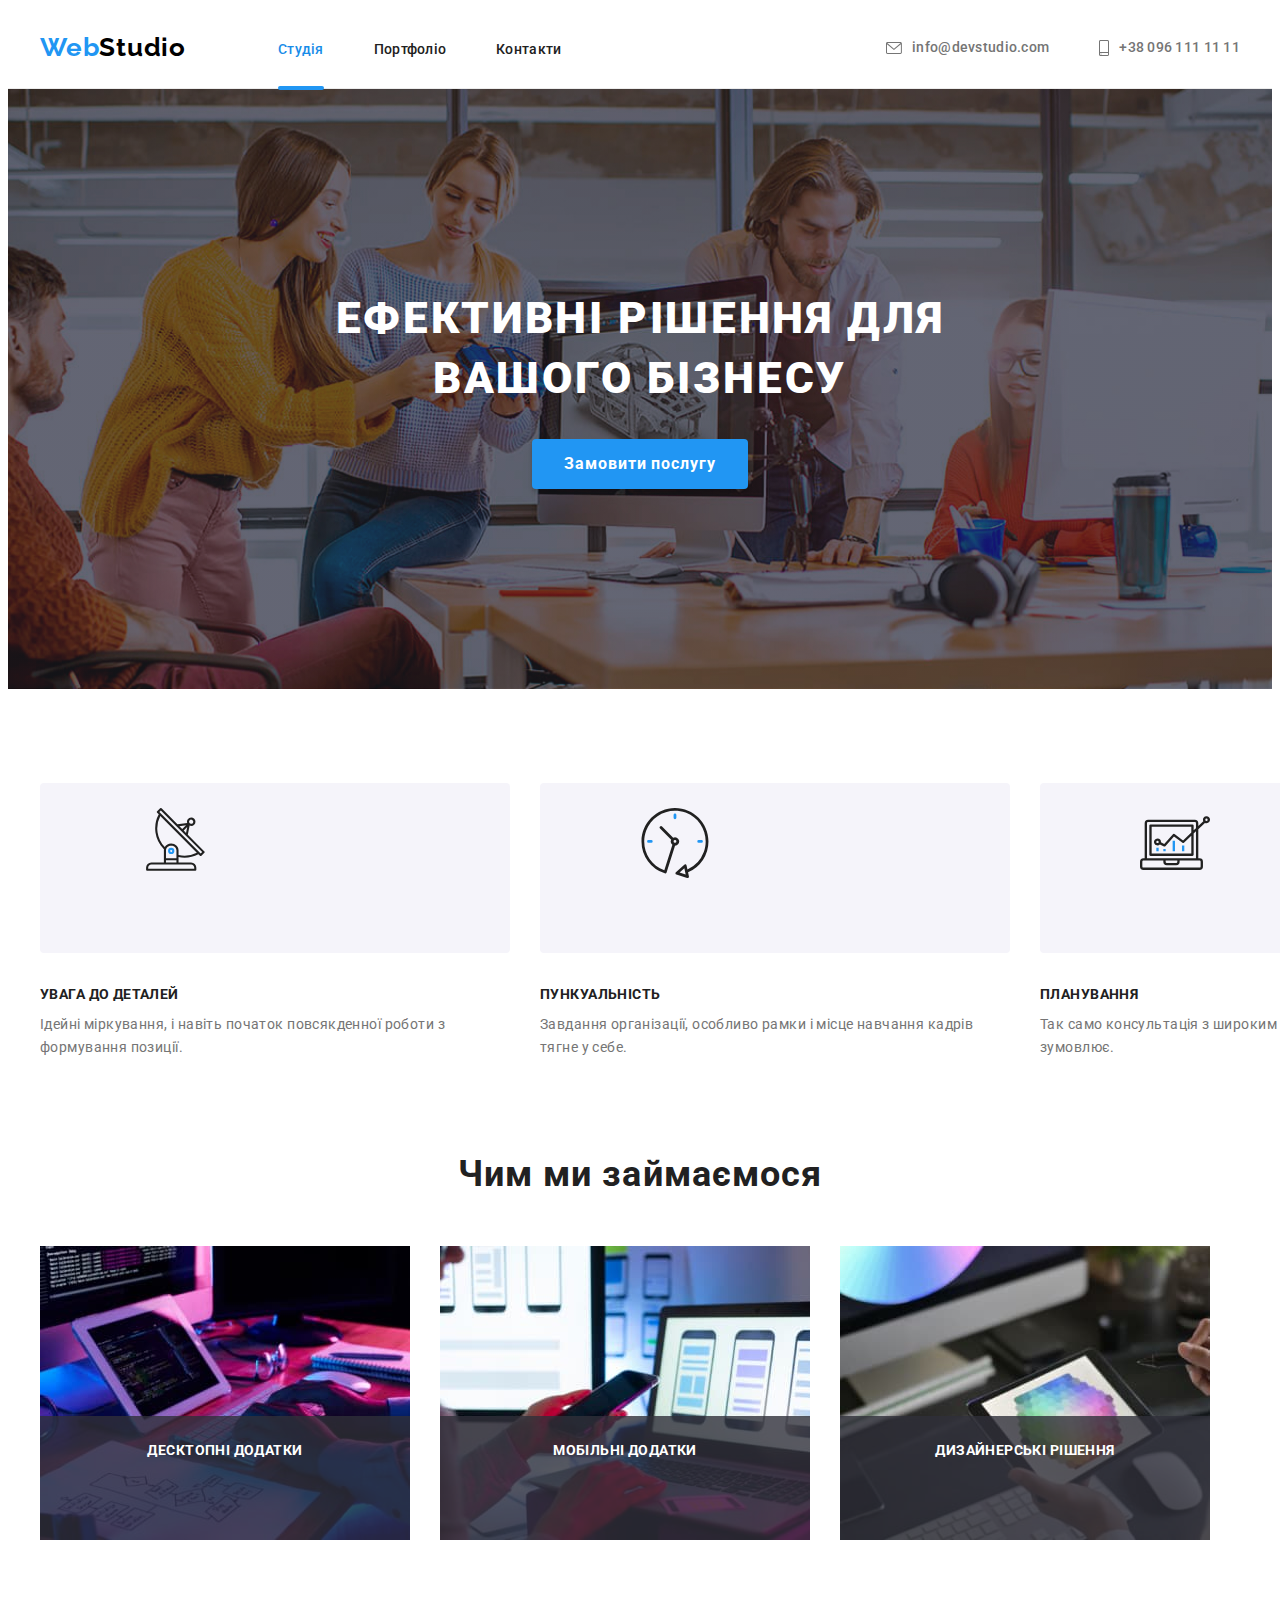
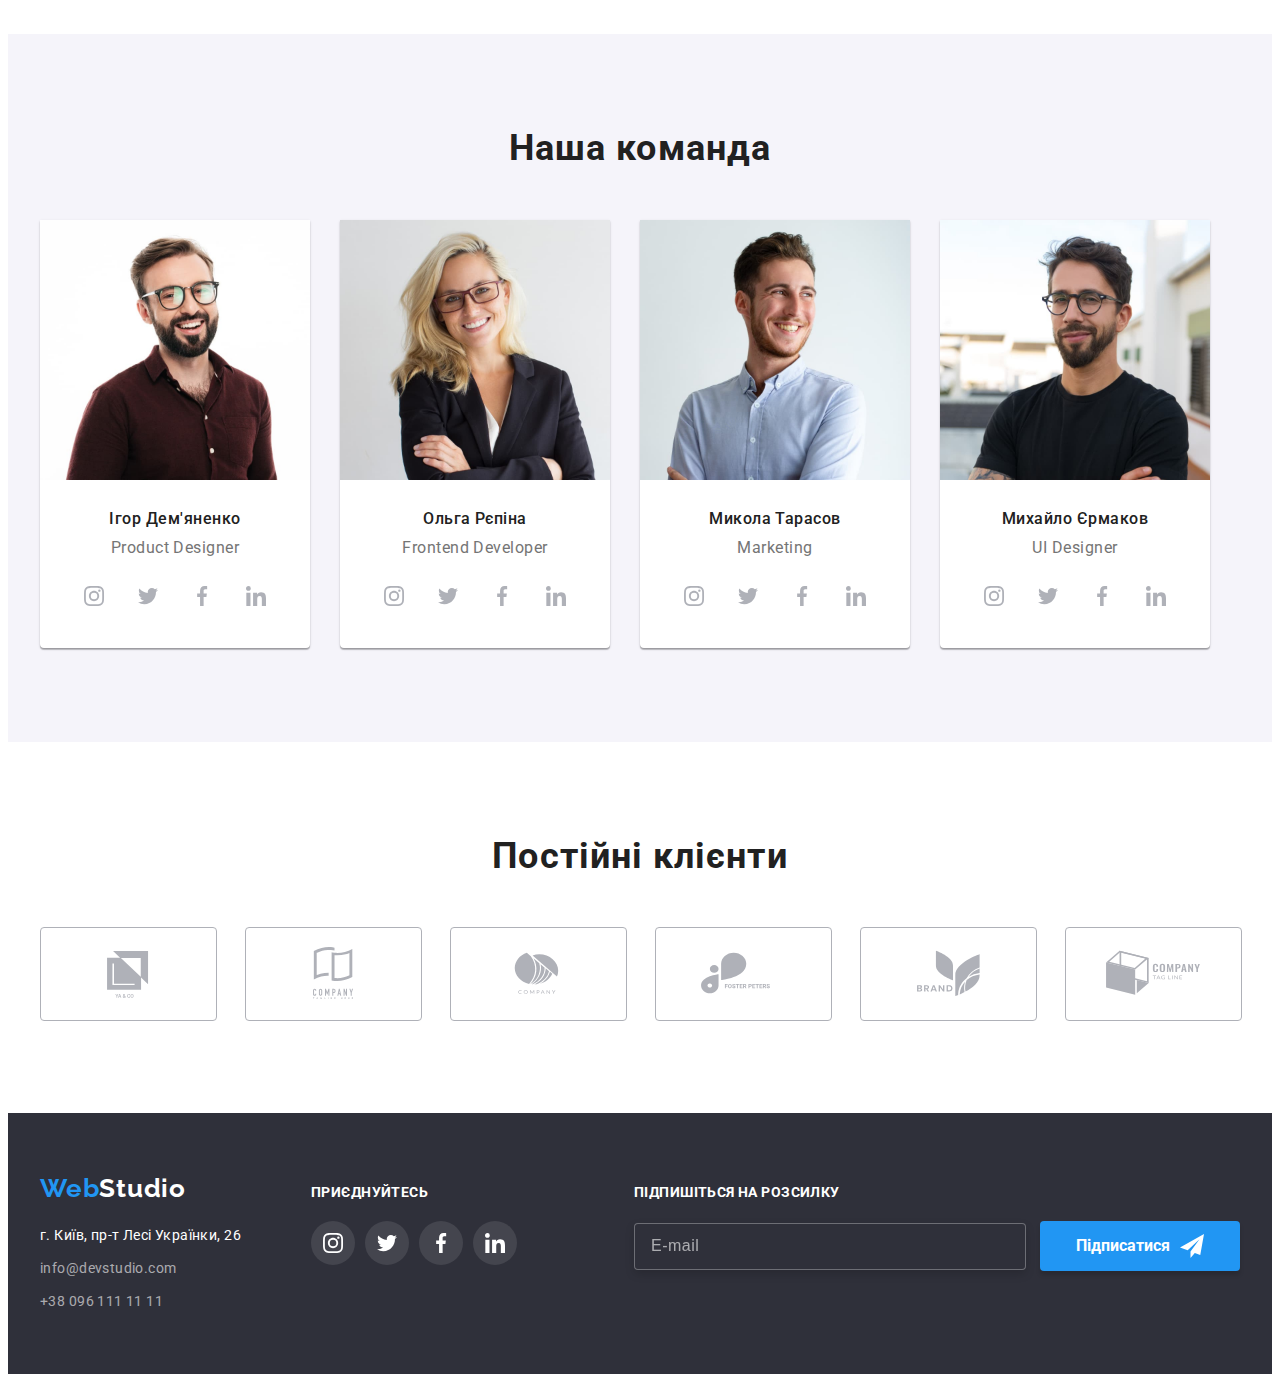
<file: index.html>
<!DOCTYPE html>
<html lang="uk">
  <head>
    <meta charset="UTF-8" />
    <meta http-equiv="X-UA-Compatible" content="IE=edge" />
    <meta name="viewport" content="width=device-width, initial-scale=1.0" />
    <link rel="preconnect" href="https://fonts.googleapis.com" />
    <link rel="preconnect" href="https://fonts.gstatic.com" crossorigin />
    <link
      href="https://fonts.googleapis.com/css2?family=Raleway:wght@700&family=Roboto:wght@400;500;700;900&display=swap"
      rel="stylesheet"
    />
    <link
      rel="stylesheet"
      href="https://cdnjs.cloudflare.com/ajax/libs/modern-normalize/1.1.0/modern-normalize.min.css"
      integrity="sha512-wpPYUAdjBVSE4KJnH1VR1HeZfpl1ub8YT/NKx4PuQ5NmX2tKuGu6U/JRp5y+Y8XG2tV+wKQpNHVUX03MfMFn9Q=="
      crossorigin="anonymous"
      referrerpolicy="no-referrer"
    />
    <link rel="stylesheet" href="./css/main.min.css" />
    <title>Студія</title>
  </head>

  <body>
    <header class="header">
      <div class="container header__container">
        <nav class="navigation">
          <a class="logo navigation-logo link" href="./index.html" lang="en"
            >Web<span class="logo header__logo">Studio</span></a
          >
          <ul class="menu list">
            <li class="menu__item">
              <a class="menu__link link current" href="./index.html">Студія</a>
            </li>
            <li class="menu__item">
              <a class="menu__link link" href="./portfolio.html">Портфоліо</a>
            </li>
            <li class="menu__item">
              <a class="menu__link link" href="#">Контакти</a>
            </li>
          </ul>
        </nav>
        <ul class="second-menu header__second-menu list">
          <li class="second-menu__item">
            <a class="second-menu__mail link" href="mailto:info@devstudio.com"
              ><svg class="second-menu__icon" width="16" height="12">
                <use href="./images/icons.svg#icon-envelope"></use>
              </svg>
              info@devstudio.com</a
            >
          </li>
          <li class="second-menu__item">
            <a
              class="second-menu__tel second-menu__link--left link"
              href="tel:+380961111111"
              ><svg class="second-menu__icon" width="10" height="16">
                <use href="./images/icons.svg#icon-smartphone"></use>
              </svg>
              +38 096 111 11 11</a
            >
          </li>
        </ul>
      </div>
    </header>
    <main>
      <section class="hero hero__background">
        <div class="container">
          <h1 class="hero__title">Ефективні рішення для вашого бізнесу</h1>
          <button class="btn hero__btn" data-modal-open type="button">
            Замовити послугу
          </button>
        </div>
      </section>
      <section class="benefits section">
        <div class="container">
          <h2 class="visually-hidden">Наші переваги</h2>
          <ul class="features-list list">
            <li class="features-list__item">
              <svg class="features-list__icon">
                <use
                  href="./images/icons.svg#icon-antenna"
                  width="70"
                  height="70"
                ></use>
              </svg>
              <h3 class="features-list__subtitle">Увага до деталей</h3>
              <p class="features-list__text">
                Ідейні міркування, і навіть початок повсякденної роботи з
                формування позиції.
              </p>
            </li>
            <li class="features-list__item">
              <svg class="features-list__icon">
                <use
                  href="./images/icons.svg#icon-clock"
                  width="70"
                  height="70"
                ></use>
              </svg>
              <h3 class="features-list__subtitle">Пункуальність</h3>
              <p class="features-list__text">
                Завдання організації, особливо рамки і місце навчання кадрів
                тягне у себе.
              </p>
            </li>
            <li class="features-list__item">
              <svg class="features-list__icon">
                <use
                  href="./images/icons.svg#icon-diagram"
                  width="70"
                  height="70"
                ></use>
              </svg>
              <h3 class="features-list__subtitle">Планування</h3>
              <p class="features-list__text">
                Так само консультація з широким активом значною мірою зумовлює.
              </p>
            </li>
            <li class="features-list__item">
              <svg class="features-list__icon">
                <use
                  href="./images/icons.svg#icon-astronaut"
                  width="70"
                  height="70"
                ></use>
              </svg>
              <h3 class="features-list__subtitle">Сучасні технології</h3>
              <p class="features-list__text">
                Значимість цих проблем настільки очевидна, що реалізація
                планових завдань.
              </p>
            </li>
          </ul>
        </div>
      </section>
      <section class="work section">
        <div class="container">
          <h2 class="work__title">Чим ми займаємося</h2>
          <ul class="picture-list list">
            <li class="picture-list__item">
              <div class="thumb">
                <img
                  src="./images/works-1.jpg"
                  alt="Мобільний гаджет"
                  width="370"
                />
                <p class="thumb__text">Десктопні додатки</p>
              </div>
            </li>
            <li class="picture-list__item">
              <div class="thumb">
                <img
                  src="./images/works-2.jpg"
                  alt="Мобільний гаджет"
                  width="370"
                />
                <p class="thumb__text">Мобільні додатки</p>
              </div>
            </li>
            <li class="picture-list__item">
              <div class="thumb">
                <img
                  src="./images/works-3.jpg"
                  alt="Мобільний гаджет"
                  width="370"
                />
                <p class="thumb__text">Дизайнерські рішення</p>
              </div>
            </li>
          </ul>
        </div>
      </section>
      <section class="command section">
        <div class="container">
          <h2 class="command-title">Наша команда</h2>
          <ul class="command-list list">
            <li class="command-item">
              <img src="./images/img-team-1.jpg" alt="Портрет" width="270" />
              <h3 class="command-subtitle">Ігор Дем'яненко</h3>
              <p class="command-text" lang="en">Product Designer</p>
              <div class="command-content">
                <ul class="command-soc-list list">
                  <li class="command-soc-item">
                    <a class="command-soc-link" href="#">
                      <svg class="command-soc-icon" wigth="20" height="20">
                        <use href="./images/icons.svg#icon-instagram"></use>
                      </svg>
                    </a>
                  </li>
                  <li class="command-soc-item">
                    <a class="command-soc-link" href="#">
                      <svg class="command-soc-icon" wigth="20" height="20">
                        <use href="./images/icons.svg#icon-twitter"></use>
                      </svg>
                    </a>
                  </li>
                  <li class="command-soc-item">
                    <a class="command-soc-link" href="#">
                      <svg class="command-soc-icon" wigth="20" height="20">
                        <use href="./images/icons.svg#icon-facebook"></use>
                      </svg>
                    </a>
                  </li>
                  <li class="command-soc-item">
                    <a class="command-soc-link" href="#">
                      <svg class="command-soc-icon" wigth="20" height="20">
                        <use href="./images/icons.svg#icon-linkedin"></use>
                      </svg>
                    </a>
                  </li>
                </ul>
              </div>
            </li>
            <li class="command-item">
              <img src="./images/img-team-2.jpg" alt="Портрет" width="270" />
              <h3 class="command-subtitle">Ольга Рєпіна</h3>
              <p class="command-text" lang="en">Frontend Developer</p>
              <div class="command-content">
                <ul class="command-soc-list list">
                  <li class="command-soc-item">
                    <a class="command-soc-link" href="#">
                      <svg class="command-soc-icon" wigth="20" height="20">
                        <use href="./images/icons.svg#icon-instagram"></use>
                      </svg>
                    </a>
                  </li>
                  <li class="command-soc-item">
                    <a class="command-soc-link" href="#">
                      <svg class="command-soc-icon" wigth="20" height="20">
                        <use href="./images/icons.svg#icon-twitter"></use>
                      </svg>
                    </a>
                  </li>
                  <li class="command-soc-item">
                    <a class="command-soc-link" href="#">
                      <svg class="command-soc-icon" wigth="20" height="20">
                        <use href="./images/icons.svg#icon-facebook"></use>
                      </svg>
                    </a>
                  </li>
                  <li class="command-soc-item">
                    <a class="command-soc-link" href="#">
                      <svg class="command-soc-icon" wigth="20" height="20">
                        <use href="./images/icons.svg#icon-linkedin"></use>
                      </svg>
                    </a>
                  </li>
                </ul>
              </div>
            </li>
            <li class="command-item">
              <img src="./images/img-team-3.jpg" alt="Портрет" width="270" />
              <h3 class="command-subtitle">Микола Тарасов</h3>
              <p class="command-text" lang="en">Marketing</p>
              <div class="command-content">
                <ul class="command-soc-list list">
                  <li class="command-soc-item">
                    <a class="command-soc-link" href="#">
                      <svg class="command-soc-icon" wigth="20" height="20">
                        <use href="./images/icons.svg#icon-instagram"></use>
                      </svg>
                    </a>
                  </li>
                  <li class="command-soc-item">
                    <a class="command-soc-link" href="#">
                      <svg class="command-soc-icon" wigth="20" height="20">
                        <use href="./images/icons.svg#icon-twitter"></use>
                      </svg>
                    </a>
                  </li>
                  <li class="command-soc-item">
                    <a class="command-soc-link" href="#">
                      <svg class="command-soc-icon" wigth="20" height="20">
                        <use href="./images/icons.svg#icon-facebook"></use>
                      </svg>
                    </a>
                  </li>
                  <li class="command-soc-item">
                    <a class="command-soc-link" href="#">
                      <svg class="command-soc-icon" wigth="20" height="20">
                        <use href="./images/icons.svg#icon-linkedin"></use>
                      </svg>
                    </a>
                  </li>
                </ul>
              </div>
            </li>
            <li class="command-item">
              <img src="./images/img-team-4.jpg" alt="Портрет" width="270" />
              <h3 class="command-subtitle">Михайло Єрмаков</h3>
              <p class="command-text" lang="en">UI Designer</p>
              <div class="command-content">
                <ul class="command-soc-list list">
                  <li class="command-soc-item">
                    <a class="command-soc-link" href="#">
                      <svg class="command-soc-icon" wigth="20" height="20">
                        <use href="./images/icons.svg#icon-instagram"></use>
                      </svg>
                    </a>
                  </li>
                  <li class="command-soc-item">
                    <a class="command-soc-link" href="#">
                      <svg class="command-soc-icon" wigth="20" height="20">
                        <use href="./images/icons.svg#icon-twitter"></use>
                      </svg>
                    </a>
                  </li>
                  <li class="command-soc-item">
                    <a class="command-soc-link" href="#">
                      <svg class="command-soc-icon" wigth="20" height="20">
                        <use href="./images/icons.svg#icon-facebook"></use>
                      </svg>
                    </a>
                  </li>
                  <li class="command-soc-item">
                    <a class="command-soc-link" href="#">
                      <svg class="command-soc-icon" wigth="20" height="20">
                        <use href="./images/icons.svg#icon-linkedin"></use>
                      </svg>
                    </a>
                  </li>
                </ul>
              </div>
            </li>
          </ul>
        </div>
      </section>
      <section class="customers section">
        <div class="container customers-content">
          <h2 class="customers-title">Постійні клієнти</h2>
          <ul class="customers-list list">
            <li class="customers-item">
              <a class="customer-link" href="#"
                ><svg class="customer-icon" wigth="106" height="60">
                  <use href="./images/icons.svg#icon-Logo-1"></use>
                </svg>
              </a>
            </li>
            <li class="customers-item">
              <a class="customer-link" href="#"
                ><svg class="customer-icon" wigth="106" height="60">
                  <use href="./images/icons.svg#icon-Logo-2"></use>
                </svg>
              </a>
            </li>
            <li class="customers-item">
              <a class="customer-link" href="#"
                ><svg class="customer-icon" wigth="106" height="60">
                  <use href="./images/icons.svg#icon-Logo-3"></use>
                </svg>
              </a>
            </li>
            <li class="customers-item">
              <a class="customer-link" href="#"
                ><svg class="customer-icon" wigth="106" height="60">
                  <use href="./images/icons.svg#icon-Logo-4"></use>
                </svg>
              </a>
            </li>
            <li class="customers-item">
              <a class="customer-link" href="#"
                ><svg class="customer-icon" wigth="106" height="60">
                  <use href="./images/icons.svg#icon-Logo-5"></use>
                </svg>
              </a>
            </li>
            <li class="customers-item">
              <a class="customer-link" href="#"
                ><svg class="customer-icon" wigth="106" height="60">
                  <use href="./images/icons.svg#icon-Logo-6"></use>
                </svg>
              </a>
            </li>
          </ul>
        </div>
      </section>
    </main>
    <footer class="footer">
      <div class="container footer-container">
        <div class="footer-block">
          <a class="footer-logo link" href="./index.html" lang="en"
            >Web<span class="logo-footer-text">Studio</span></a
          >
          <address class="adress">
            <ul class="adress-list list">
              <li class="adress-item">
                <a
                  class="adress-link link"
                  href="https://goo.gl/maps/CPtrU1FHBa2aNyZL9"
                  target="_blank"
                  rel="noopener noreferrer nofollow"
                  >г. Київ, пр-т Лесі Українки, 26</a
                >
              </li>
              <li class="adress-item">
                <a class="footer-mail link" href="mailto:info@devstudio.com"
                  >info@devstudio.com</a
                >
              </li>
              <li class="adress-item">
                <a class="footer-tel link" href="tel:+380961111111"
                  >+38 096 111 11 11</a
                >
              </li>
            </ul>
          </address>
        </div>
        <div class="footer-content">
          <p class="footer-content-text">приєднуйтесь</p>
          <ul class="footer-content-list list">
            <li class="footer-content-item">
              <a class="footer-soc-link" href="#">
                <svg class="footer-soc-icon" wigth="20" height="20">
                  <use href="./images/icons.svg#icon-instagram"></use>
                </svg>
              </a>
            </li>
            <li class="footer-content-item">
              <a class="footer-soc-link" href="#">
                <svg class="footer-soc-icon" wigth="20" height="20">
                  <use href="./images/icons.svg#icon-twitter"></use>
                </svg>
              </a>
            </li>
            <li class="footer-content-item">
              <a class="footer-soc-link" href="#">
                <svg class="footer-soc-icon" wigth="20" height="20">
                  <use href="./images/icons.svg#icon-facebook"></use>
                </svg>
              </a>
            </li>
            <li class="footer-content-item">
              <a class="footer-soc-link" href="#">
                <svg class="footer-soc-icon" wigth="20" height="20">
                  <use href="./images/icons.svg#icon-linkedin"></use>
                </svg>
              </a>
            </li>
          </ul>
        </div>
        <div class="footer-mail-container">
          <form name="footer-mail-form" autocomplete="off">
            <label class="footer-mail-label" for="mail"
              ><span class="footer-mail-text"
                >Підпишіться на розсилку</span
              ></label
            >
            <input
              class="footer-mail-input"
              type="email"
              name="email"
              id="mail"
              placeholder="E-mail"
            />
            <button class="botton-mail" type="submit">
              Підписатися<svg class="mail-icon" width="24" height="24">
                <use href="./images/icons.svg#icon-icon-send"></use>
              </svg>
            </button>
          </form>
        </div>
      </div>
    </footer>
    <div class="backdrop is-hidden" data-modal>
      <div class="modal">
        <button class="botton-modal" data-modal-close type="button">
          <svg class="botton-icon" width="18" height="18">
            <use href="./images/icons.svg#icon-close-black"></use>
          </svg>
        </button>
        <b class="form-text"> Залиште свої дані, ми вам передзвонимо </b>
        <form class="form" autocomplete="off">
          <div class="form-field">
            <label for="name" class="form-label">Ім'я</label>

            <input class="form-input" type="text" name="name" id="name" /><svg
              class="input-icon"
              width="18"
              height="18"
            >
              <use href="./images/icons.svg#icon-person-black"></use>
            </svg>
          </div>
          <div class="form-field">
            <label for="tel" class="form-label">Телефон</label>
            <input class="form-input" type="tel" name="tel" id="tel" />
            <svg class="input-icon" width="18" height="18">
              <use href="./images/icons.svg#icon-phone-black"></use>
            </svg>
          </div>
          <div class="form-field">
            <label for="mail-form" class="form-label">Пошта</label>
            <input
              class="form-input"
              type="email"
              name="mail-form"
              id="mail-form"
            />
            <svg class="input-icon" width="18" height="18">
              <use href="./images/icons.svg#icon-email-black"></use>
            </svg>
          </div>
          <div class="comment-field">
            <label for="comment" class="form-label">Коментар</label>
            <textarea
              class="form-textarea"
              name="comment"
              id="comment"
              placeholder="Введіть текст"
            ></textarea>
          </div>
          <div class="form-checkbox">
            <label class="checkbox-label">
              <input
                class="checkbox"
                type="checkbox"
                name="policy"
                value="policy"
              />
              <span class="checkbox-icon"></span>
              <span class="checkbox-contract"
                >Погоджуюся з розсилкою та приймаю</span
              >
              <a class="link" href="#"
                ><span class="checkbox-text">Умови договору</span>
              </a></label
            >
          </div>
          <button class="form-button" type="submit">Відправити</button>
        </form>
      </div>
    </div>
    <script src="./modal.js"></script>
  </body>
</html>
</file>
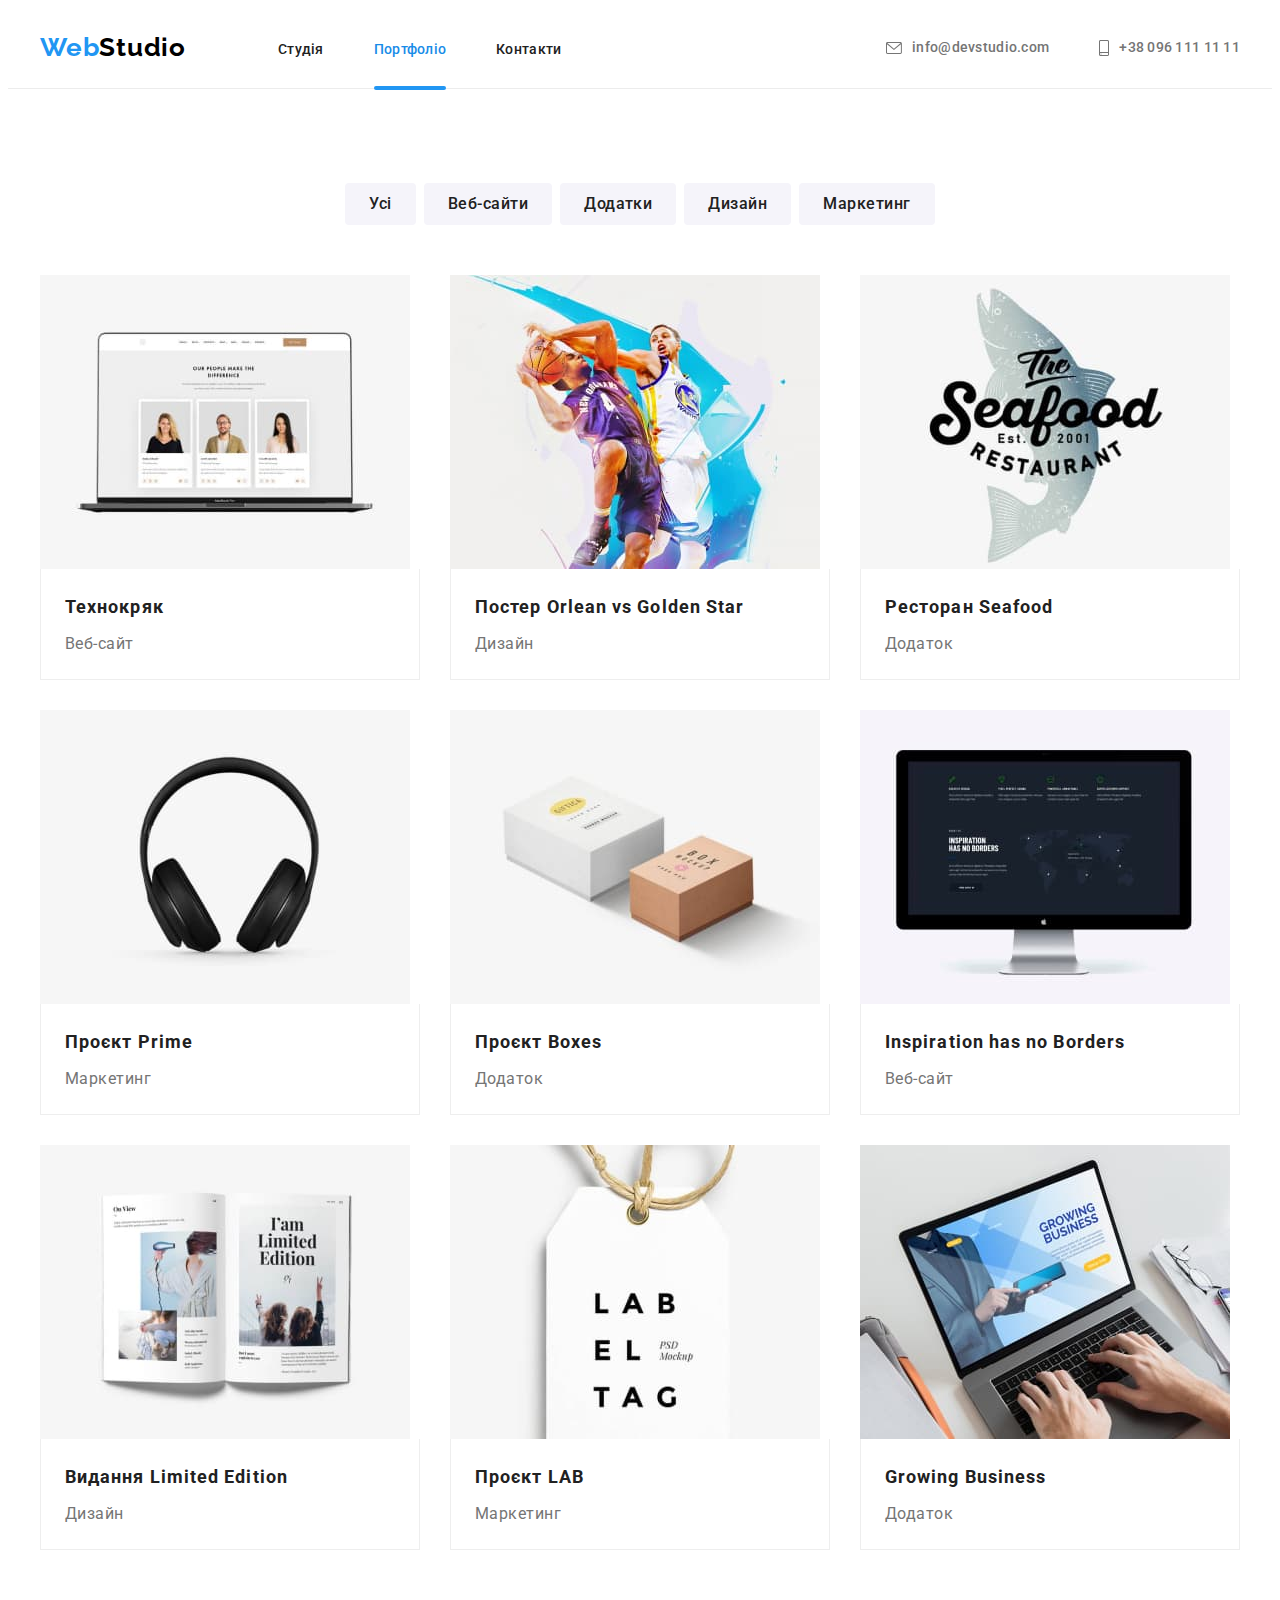
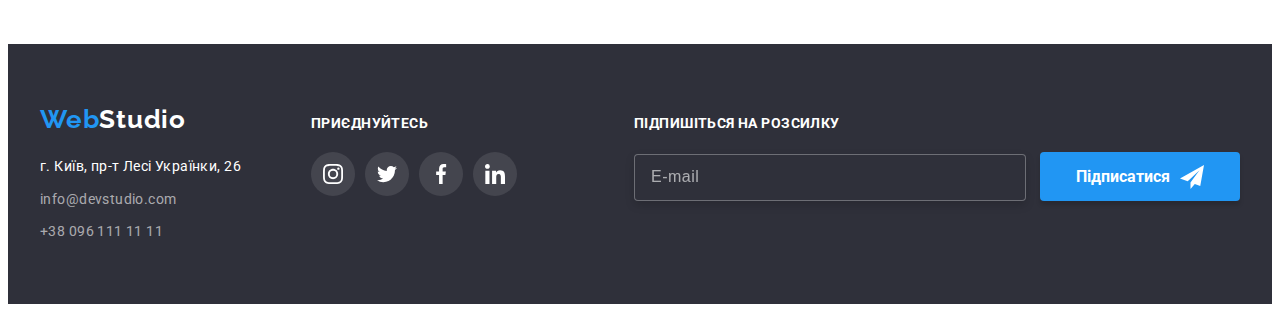
<file: portfolio.html>
<!DOCTYPE html>
<html lang="uk">
  <head>
    <meta charset="UTF-8" />
    <meta http-equiv="X-UA-Compatible" content="IE=edge" />
    <meta name="viewport" content="width=device-width, initial-scale=1.0" />
    <link rel="preconnect" href="https://fonts.googleapis.com" />
    <link rel="preconnect" href="https://fonts.gstatic.com" crossorigin />
    <link
      href="https://fonts.googleapis.com/css2?family=Raleway:wght@700&family=Roboto:wght@400;500;700;900&display=swap"
      rel="stylesheet"
    />
    <link
      rel="stylesheet"
      href="https://cdnjs.cloudflare.com/ajax/libs/modern-normalize/1.1.0/modern-normalize.min.css"
      integrity="sha512-wpPYUAdjBVSE4KJnH1VR1HeZfpl1ub8YT/NKx4PuQ5NmX2tKuGu6U/JRp5y+Y8XG2tV+wKQpNHVUX03MfMFn9Q=="
      crossorigin="anonymous"
      referrerpolicy="no-referrer"
    />
    <link rel="stylesheet" href="./css/main.min.css" />
    <title>Портфоліо</title>
  </head>
  <body>
    <header class="header">
      <div class="container header__container">
        <nav class="navigation">
          <a class="logo navigation-logo link" href="./index.html" lang="en"
            >Web<span class="logo header__logo">Studio</span></a
          >
          <ul class="menu list">
            <li class="menu__item">
              <a class="menu__link link" href="./index.html">Студія</a>
            </li>
            <li class="menu__item">
              <a class="menu__link link current" href="./portfolio.html"
                >Портфоліо</a
              >
            </li>
            <li class="menu__item">
              <a class="menu__link link" href="#">Контакти</a>
            </li>
          </ul>
        </nav>
        <ul class="second-menu header__second-menu list">
          <li class="second-menu__item">
            <a class="second-menu__mail link" href="mailto:info@devstudio.com"
              ><svg class="second-menu__icon" width="16" height="12">
                <use href="./images/icons.svg#icon-envelope"></use>
              </svg>
              info@devstudio.com</a
            >
          </li>
          <li class="second-menu__item">
            <a
              class="second-menu__tel second-menu__link--left link"
              href="tel:+380961111111"
              ><svg class="second-menu__icon" width="10" height="16">
                <use href="./images/icons.svg#icon-smartphone"></use>
              </svg>
              +38 096 111 11 11</a
            >
          </li>
        </ul>
      </div>
    </header>
    <main>
      <section class="project section">
        <div class="container">
          <h1 class="visually-hidden">Список кнопок фільтру</h1>
          <ul class="project-filter-list list">
            <li class="project-filter-item">
              <button class="project-btn" type="button">Усі</button>
            </li>
            <li class="project-filter-item">
              <button class="project-btn" type="button">Веб-сайти</button>
            </li>
            <li class="project-filter-item">
              <button class="project-btn" type="button">Додатки</button>
            </li>
            <li class="project-filter-item">
              <button class="project-btn" type="button">Дизайн</button>
            </li>
            <li class="project-filter-item">
              <button class="project-btn" type="button">Маркетинг</button>
            </li>
          </ul>
          <ul class="project-list list">
            <li class="project-item">
              <a class="link-portfolio link" href="#">
                <div class="portfolio-thumb">
                  <img
                    class="picture"
                    src="./images/img-works-1.jpg"
                    alt="Ноутбук"
                    width="370"
                  />
                  <div class="portfolio-overlay">
                    <p class="project-desc">
                      Ресурс пропонує комплексні пропозиції з різним рівнем
                      функціоналу та сервісів. Все це дозволить відвідувачу
                      отримати вичерпні відомості про компанію чи приватну
                      особу.
                    </p>
                  </div>
                </div>
                <div class="card-text">
                  <h2 class="project-subtitle">Технокряк</h2>
                  <p class="project-text">Веб-сайт</p>
                </div></a
              >
            </li>
            <li class="project-item">
              <a class="link-portfolio link" href="#">
                <div class="portfolio-thumb">
                  <img
                    class="picture"
                    src="./images/img-works-2.jpg"
                    alt="Баскетболісти"
                    width="370"
                  />
                  <div class="portfolio-overlay">
                    <p class="project-desc">
                      Ресурс пропонує комплексні пропозиції з різним рівнем
                      функціоналу та сервісів. Все це дозволить відвідувачу
                      отримати вичерпні відомості про компанію чи приватну
                      особу.
                    </p>
                  </div>
                </div>
                <div class="card-text">
                  <h2 class="project-subtitle">
                    Постер <span lang="en">Orlean vs Golden Star</span>
                  </h2>
                  <p class="project-text">Дизайн</p>
                </div></a
              >
            </li>
            <li class="project-item">
              <a class="link-portfolio link" href="#">
                <div class="portfolio-thumb">
                  <img
                    class="picture"
                    src="./images/img-works-3.jpg"
                    alt="Логотип ресторану морепродуктів"
                    width="370"
                  />
                  <div class="portfolio-overlay">
                    <p class="project-desc">
                      Ресурс пропонує комплексні пропозиції з різним рівнем
                      функціоналу та сервісів. Все це дозволить відвідувачу
                      отримати вичерпні відомості про компанію чи приватну
                      особу.
                    </p>
                  </div>
                </div>
                <div class="card-text">
                  <h2 class="project-subtitle">
                    Ресторан <span lang="en">Seafood</span>
                  </h2>
                  <p class="project-text">Додаток</p>
                </div></a
              >
            </li>
            <li class="project-item">
              <a class="link-portfolio link" href="#">
                <div class="portfolio-thumb">
                  <img
                    class="picture"
                    src="./images/img-works-4.jpg"
                    alt="Навушники"
                    width="370"
                  />
                  <div class="portfolio-overlay">
                    <p class="project-desc">
                      Ресурс пропонує комплексні пропозиції з різним рівнем
                      функціоналу та сервісів. Все це дозволить відвідувачу
                      отримати вичерпні відомості про компанію чи приватну
                      особу.
                    </p>
                  </div>
                </div>
                <div class="card-text">
                  <h2 class="project-subtitle">
                    Проєкт <span lang="en">Prime</span>
                  </h2>
                  <p class="project-text">Маркетинг</p>
                </div></a
              >
            </li>
            <li class="project-item">
              <a class="link-portfolio link" href="#">
                <div class="portfolio-thumb">
                  <img
                    class="picture"
                    src="./images/img-works-5.jpg"
                    alt="Дві коробки"
                    width="370"
                  />
                  <div class="portfolio-overlay">
                    <p class="project-desc">
                      Ресурс пропонує комплексні пропозиції з різним рівнем
                      функціоналу та сервісів. Все це дозволить відвідувачу
                      отримати вичерпні відомості про компанію чи приватну
                      особу.
                    </p>
                  </div>
                </div>
                <div class="card-text">
                  <h2 class="project-subtitle">
                    Проєкт <span lang="en">Boxes</span>
                  </h2>
                  <p class="project-text">Додаток</p>
                </div></a
              >
            </li>
            <li class="project-item">
              <a class="link-portfolio link" href="#">
                <div class="portfolio-thumb">
                  <img
                    class="picture"
                    src="./images/img-works-6.jpg"
                    alt="Монітор"
                    width="370"
                  />
                  <div class="portfolio-overlay">
                    <p class="project-desc">
                      Ресурс пропонує комплексні пропозиції з різним рівнем
                      функціоналу та сервісів. Все це дозволить відвідувачу
                      отримати вичерпні відомості про компанію чи приватну
                      особу.
                    </p>
                  </div>
                </div>
                <div class="card-text">
                  <h2 class="project-subtitle" lang="en">
                    Inspiration has no Borders
                  </h2>
                  <p class="project-text">Веб-сайт</p>
                </div></a
              >
            </li>
            <li class="project-item">
              <a class="link-portfolio link" href="#"
                ><div class="portfolio-thumb">
                  <img
                    class="picture"
                    src="./images/img-works-7.jpg"
                    alt="Розгорнута книга"
                    width="370"
                  />
                  <div class="portfolio-overlay">
                    <p class="project-desc">
                      Ресурс пропонує комплексні пропозиції з різним рівнем
                      функціоналу та сервісів. Все це дозволить відвідувачу
                      отримати вичерпні відомості про компанію чи приватну
                      особу.
                    </p>
                  </div>
                </div>
                <div class="card-text">
                  <h2 class="project-subtitle">
                    Видання <span lang="en">Limited Edition</span>
                  </h2>
                  <p class="project-text">Дизайн</p>
                </div></a
              >
            </li>
            <li class="project-item">
              <a class="link-portfolio link" href="#"
                ><div class="portfolio-thumb">
                  <img
                    class="picture"
                    src="./images/img-works-8.jpg"
                    alt="Ярлик на мотузці"
                    width="370"
                  />
                  <div class="portfolio-overlay">
                    <p class="project-desc">
                      Ресурс пропонує комплексні пропозиції з різним рівнем
                      функціоналу та сервісів. Все це дозволить відвідувачу
                      отримати вичерпні відомості про компанію чи приватну
                      особу.
                    </p>
                  </div>
                </div>
                <div class="card-text">
                  <h2 class="project-subtitle">
                    Проєкт <span lang="en">LAB</span>
                  </h2>
                  <p class="project-text">Маркетинг</p>
                </div></a
              >
            </li>
            <li class="project-item">
              <a class="link-portfolio link" href="#"
                ><div class="portfolio-thumb">
                  <img
                    class="picture"
                    src="./images/img-works-9.jpg"
                    alt="Набір тексту на ноутбуці"
                    width="370"
                  />
                  <div class="portfolio-overlay">
                    <p class="project-desc">
                      Ресурс пропонує комплексні пропозиції з різним рівнем
                      функціоналу та сервісів. Все це дозволить відвідувачу
                      отримати вичерпні відомості про компанію чи приватну
                      особу.
                    </p>
                  </div>
                </div>
                <div class="card-text">
                  <h2 class="project-subtitle" lang="en">Growing Business</h2>
                  <p class="project-text">Додаток</p>
                </div></a
              >
            </li>
          </ul>
        </div>
      </section>
    </main>
    <footer class="footer">
      <div class="container footer-container">
        <div class="footer-block">
          <a class="footer-logo link" href="./index.html" lang="en"
            >Web<span class="logo-footer-text">Studio</span></a
          >
          <address class="adress">
            <ul class="adress-list list">
              <li class="adress-item">
                <a
                  class="adress-link link"
                  href="https://goo.gl/maps/CPtrU1FHBa2aNyZL9"
                  target="_blank"
                  rel="noopener noreferrer nofollow"
                  >г. Київ, пр-т Лесі Українки, 26</a
                >
              </li>
              <li class="adress-item">
                <a class="footer-mail link" href="mailto:info@devstudio.com"
                  >info@devstudio.com</a
                >
              </li>
              <li class="adress-item">
                <a class="footer-tel link" href="tel:+380961111111"
                  >+38 096 111 11 11</a
                >
              </li>
            </ul>
          </address>
        </div>
        <div class="footer-content">
          <p class="footer-content-text">приєднуйтесь</p>
          <ul class="footer-content-list list">
            <li class="footer-content-item">
              <a class="footer-soc-link" href="#">
                <svg class="footer-soc-icon" width="20" height="20">
                  <use href="./images/icons.svg#icon-instagram"></use>
                </svg>
              </a>
            </li>
            <li class="footer-content-item">
              <a class="footer-soc-link" href="#">
                <svg class="footer-soc-icon" width="20" height="20">
                  <use href="./images/icons.svg#icon-twitter"></use>
                </svg>
              </a>
            </li>
            <li class="footer-content-item">
              <a class="footer-soc-link" href="#">
                <svg class="footer-soc-icon" width="20" height="20">
                  <use href="./images/icons.svg#icon-facebook"></use>
                </svg>
              </a>
            </li>
            <li class="footer-content-item">
              <a class="footer-soc-link" href="#">
                <svg class="footer-soc-icon" width="20" height="20">
                  <use href="./images/icons.svg#icon-linkedin"></use>
                </svg>
              </a>
            </li>
          </ul>
        </div>
        <div class="footer-mail-container">
          <form name="footer-mail-form" autocomplete="off">
            <label class="footer-mail-label" for="mail"
              ><span class="footer-mail-text"
                >Підпишіться на розсилку</span
              ></label
            >
            <input
              class="footer-mail-input"
              type="email"
              name="email"
              id="mail"
              placeholder="E-mail"
            />
            <button class="botton-mail" type="submit">
              Підписатися<svg class="mail-icon" width="24" height="24">
                <use href="./images/icons.svg#icon-icon-send"></use>
              </svg>
            </button>
          </form>
        </div>
      </div>
    </footer>
  </body>
</html>
</file>
<file: css/main.min.css>
p,h1,h2,h3,h4,h5,h6,ul,li{margin:0;padding:0}img{display:block;max-width:100%;height:auto}.list{list-style:none}.link{text-decoration:none}:root{--top-color: #212121;--accent-color: #2196f3;--logo-color: #188ce8;--bgd-color: #ffffff;--activ-logo-color: #757575;--adress-color: rgba(255, 255, 255, 0.6);--dark-bgd-color: #2f303a;--second-bgd-color: #f5f4fa;--text-logo-color: #000000}body{color:var(--top-color);font-family:"Roboto",sans-serif;background-color:var(--bgd-color)}.container{width:1200px;padding-left:15px;padding-right:15px;margin:0 auto}.visually-hidden{position:absolute;white-space:nowrap;width:1px;height:1px;overflow:hidden;border:0;padding:0;clip:rect(0 0 0 0);-webkit-clip-path:inset(50%);clip-path:inset(50%);margin:-1px}.section{padding-top:94px;padding-bottom:94px}.header__container{display:flex}.navigation{display:flex}.logo{padding-top:24px;padding-bottom:25px;width:145px;font-family:"Raleway",sans-serif;font-style:normal;font-weight:700;font-size:26px;line-height:1.19;letter-spacing:.03em;color:var(--accent-color)}.navigation-logo{margin-right:93px}.header__logo{color:var(--text-logo-color)}.menu{display:flex;align-items:center}.menu__link.current{color:var(--logo-color)}.second-menu{display:flex;align-items:center}.header__second-menu{margin-left:auto}.menu__item+.menu__item{margin-left:50px}.second-menu__link--left{margin-left:50px}.menu__link{position:relative;padding-top:32px;padding-bottom:32px;font-weight:500;font-size:14px;line-height:1.14;letter-spacing:.02em;color:var(--top-color);transition-property:color;transition-duration:250ms;transition-timing-function:cubic-bezier(0.4, 0, 0.2, 1)}.menu__link:hover,.menu__link:focus{color:var(--accent-color)}.menu__link.current::after{content:"";display:block;position:absolute;left:0;bottom:-1px;width:100%;height:4px;background-color:var(--accent-color);border-radius:2px}.second-menu__mail,.second-menu__tel{display:flex;align-items:center;padding-top:32px;padding-bottom:32px;font-weight:500;font-size:14px;line-height:1.14;letter-spacing:.02em;color:var(--activ-logo-color);transition-property:color;transition-duration:250ms;transition-timing-function:cubic-bezier(0.4, 0, 0.2, 1)}.second-menu__mail:hover,.second-menu__mail:focus,.second-menu__tel:hover,.second-menu__tel:focus{color:var(--accent-color)}.header{border-bottom:1px solid #ececec}.second-menu__item{display:block}.second-menu__icon{margin-right:10px;fill:currentColor}.hero__background{max-width:1600px;margin:0 auto;background-image:linear-gradient(rgba(47, 48, 58, 0.4), rgba(47, 48, 58, 0.4)),url(../images/Img-hero-bgd.jpg);background-position:center;background-size:cover;background-repeat:no-repeat}.hero{padding:200px 0;text-align:center;background-color:var(--dark-bgd-color)}.hero__title{margin-top:0;margin-bottom:30px;margin-left:auto;margin-right:auto;max-width:696px;font-weight:900;font-size:44px;line-height:1.36;text-align:center;letter-spacing:.06em;text-transform:uppercase;color:var(--bgd-color)}.btn{border:none;border-radius:4px;box-shadow:0px 4px 4px rgba(0,0,0,.15);font-family:inherit;font-style:normal;font-weight:700;font-size:16px;line-height:1.87;cursor:pointer}.hero__btn{display:inline-block;padding:10px 32px;min-width:216px;text-align:center;letter-spacing:.06em;color:var(--bgd-color);background-color:var(--accent-color);transition-property:background-color;transition-duration:250ms;transition-timing-function:cubic-bezier(0.4, 0, 0.2, 1)}.hero__btn:hover,.hero__btn:focus{background-color:var(--logo-color)}.benefits{padding-bottom:0}.features-list{display:flex;gap:30px}.features-list__subtitle{margin-top:30px;margin-bottom:10px;font-weight:700;font-size:14px;line-height:1.14;letter-spacing:.03em;text-transform:uppercase;color:var(--top-color)}.features-list__item{flex-basis:calc((100% - 90px)/4)}.features-list__text{font-size:14px;line-height:1.71;letter-spacing:.03em;color:var(--activ-logo-color)}.features-list__icon{padding:25px 100px;width:270px;height:120px;background-color:var(--second-bgd-color);border-radius:4px}.picture-list{display:flex}.picture-list__item+.picture-list__item{margin-left:30px}.work__title{margin-bottom:50px;font-weight:700;font-size:36px;line-height:1.16;text-align:center;letter-spacing:.03em;color:var(--top-color)}.thumb{position:relative}.thumb__text{position:absolute;right:0;bottom:0;width:100%;height:70px;padding:27px 0;font-weight:700;font-size:14px;line-height:1.14;text-align:center;letter-spacing:.03em;text-transform:uppercase;color:var(--bgd-color);background-color:rgba(47,48,58,.8)}.command-list{display:flex}.command-item+.command-item{margin-left:30px}.command-title{margin-bottom:50px;font-weight:700;font-size:36px;line-height:1.16;text-align:center;letter-spacing:.03em;color:var(--top-color)}.command-subtitle{margin:30px auto 10px auto;text-align:center;font-weight:500;font-size:16px;line-height:1.18;letter-spacing:.03em;color:var(--top-color)}.command-text{margin:10px auto 0 auto;text-align:center;font-weight:400;font-size:16px;line-height:1.18;letter-spacing:.03em;color:var(--activ-logo-color)}.command{background-color:var(--second-bgd-color)}.command-item{box-shadow:0px 1px 3px rgba(0,0,0,.12),0px 1px 1px rgba(0,0,0,.14),0px 2px 1px rgba(0,0,0,.2);border-radius:0px 0px 4px 4px;background-color:var(--bgd-color)}.command-content{padding:16px 32px 30px 32px}.command-soc-list{display:flex;gap:10px}.command-soc-link{display:flex;align-items:center;justify-content:center;width:44px;height:44px;border-radius:50%;color:#afb1b8;transition-property:background-color,color;transition-duration:250ms;transition-timing-function:cubic-bezier(0.4, 0, 0.2, 1)}.command-soc-link:hover,.command-soc-link:focus{background-color:var(--accent-color);color:var(--bgd-color)}.command-soc-icon{fill:currentColor}.customers-title{margin-bottom:50px;font-weight:700;font-size:36px;line-height:1.16;text-align:center;letter-spacing:.03em;color:var(--top-color)}.customers-list{display:flex;align-items:center;justify-content:center;gap:30px}.customers-item{min-width:calc((100% - 150px)/6);height:92px}.customer-link{width:100%;height:100%;align-items:center;justify-content:center;display:flex;border:1px solid #afb1b8;border-radius:4px;color:#afb1b8;transition-property:color,border;transition-duration:250ms;transition-timing-function:cubic-bezier(0.4, 0, 0.2, 1)}.customer-link:hover,.customer-link:focus{color:var(--accent-color);border:1px solid var(--accent-color)}.customer-icon{fill:currentColor}.footer{padding-top:60px;padding-bottom:60px;background-color:var(--dark-bgd-color)}.footer-logo{display:inline-block;margin-bottom:20px;font-family:"Raleway",sans-serif;font-weight:700;font-size:26px;line-height:1.19;letter-spacing:.03em;color:var(--accent-color)}.logo-footer-text{color:var(--bgd-color)}.adress-item{margin-bottom:9px}.adress-item:last-child{margin-bottom:0}.adress-link{font-style:normal;font-weight:400;font-size:14px;line-height:1.71;letter-spacing:.03em;color:var(--bgd-color);transition-property:color;transition-duration:250ms;transition-timing-function:cubic-bezier(0.4, 0, 0.2, 1)}.adress-link:hover,.adress-link:focus{color:var(--accent-color)}.footer-mail,.footer-tel{font-style:normal;font-weight:400;font-size:14px;line-height:1.71;letter-spacing:.03em;color:var(--adress-color);transition-property:color;transition-duration:250ms;transition-timing-function:cubic-bezier(0.4, 0, 0.2, 1)}.footer-mail:hover,.footer-mail:focus,.footer-mail:hover,.footer-mail:focus,.footer-tel:hover,.footer-tel:focus,.footer-tel:hover,.footer-tel:focus{color:var(--accent-color)}.footer-container{display:flex;align-items:baseline}.footer-content-text{margin-bottom:20px;font-weight:700;font-size:14px;line-height:1.14;letter-spacing:.03em;text-transform:uppercase;color:var(--bgd-color)}.footer-content-list{display:flex;gap:10px}.footer-content{margin-left:70px}.footer-soc-link{display:flex;align-items:center;justify-content:center;width:44px;height:44px;border-radius:50%;color:var(--bgd-color);background-color:rgba(255,255,255,.1);transition-property:background-color;transition-duration:250ms;transition-timing-function:cubic-bezier(0.4, 0, 0.2, 1)}.footer-soc-link:hover,.footer-soc-link:focus{background-color:var(--accent-color)}.footer-soc-icon{fill:currentColor}.footer-mail-container{display:flex;margin-left:auto}.footer-mail-text{display:block;margin-bottom:20px;font-weight:700;font-size:14px;line-height:1.14;letter-spacing:.03em;text-transform:uppercase;color:var(--bgd-color)}.footer-mail-input{padding:15px 16px;width:358px;border:1px solid rgba(255,255,255,.3);filter:drop-shadow(0px 4px 4px rgba(0, 0, 0, 0.15));border-radius:4px;color:var(--bgd-color);background-color:var(--dark-bgd-color)}.footer-mail-input::-moz-placeholder{font-weight:400;font-size:16px;line-height:1.25;letter-spacing:.03em;color:rgba(255,255,255,.6)}.footer-mail-input:-ms-input-placeholder{font-weight:400;font-size:16px;line-height:1.25;letter-spacing:.03em;color:rgba(255,255,255,.6)}.footer-mail-input::placeholder{font-weight:400;font-size:16px;line-height:1.25;letter-spacing:.03em;color:rgba(255,255,255,.6)}.botton-mail{display:inline-flex;align-items:center;justify-content:center;gap:10px;margin-left:10px;padding:10px 28px;min-width:200px;border:none;background-color:var(--accent-color);box-shadow:0px 4px 4px rgba(0,0,0,.15);border-radius:4px;font-family:inherit;font-style:normal;font-weight:700;font-size:16px;line-height:1.87;color:var(--bgd-color);cursor:pointer;transition-property:background-color;transition-duration:250ms;transition-timing-function:cubic-bezier(0.4, 0, 0.2, 1)}.botton-mail:hover,.botton-mail:focus{background-color:var(--logo-color)}.mail-icon{fill:currentColor}.backdrop{position:fixed;top:0;left:0;width:100%;height:100%;background-color:rgba(0,0,0,.2);opacity:1;transition-property:opacity,visibility;transition-duration:250ms;transition-timing-function:cubic-bezier(0.4, 0, 0.2, 1)}.is-hidden{opacity:0;visibility:hidden;pointer-events:none}.backdrop.is-hidden .modal{transform:translate(-50%, -50%) scale(0.9)}.modal{position:absolute;top:50%;left:50%;transform:translate(-50%, -50%);padding:40px;min-width:528px;min-height:581px;background-color:var(--bgd-color);box-shadow:0px 1px 3px rgba(0,0,0,.12),0px 1px 1px rgba(0,0,0,.14),0px 2px 1px rgba(0,0,0,.2);border-radius:4px;transform:translate(-50%, -50%) scale(1);transition-property:transform;transition-duration:250ms;transition-timing-function:cubic-bezier(0.4, 0, 0.2, 1)}.botton-modal{position:absolute;top:8px;right:8px;display:flex;align-items:center;justify-content:center;width:30px;height:30px;border-radius:50%;border:1px solid rgba(0,0,0,.1);background-color:var(--bgd-color);cursor:pointer;transition-property:fill;transition-duration:250ms;transition-timing-function:cubic-bezier(0.4, 0, 0.2, 1)}.botton-modal:hover,.botton-modal:focus{fill:var(--logo-color)}.form-text{display:block;margin-bottom:12px;font-weight:700;font-size:20px;line-height:1.15;text-align:center;letter-spacing:.03em;color:#212121}.form-field{position:relative;display:flex;flex-direction:column;margin-bottom:10px}.form-label{margin-bottom:4px;font-size:12px;line-height:1.16;letter-spacing:.01em;color:var(--activ-logo-color)}.form-input{padding:11px 12px 11px 42px;border:1px solid rgba(33,33,33,.2);border-radius:4px;cursor:pointer;outline:rgba(0,0,0,0);transition-property:border;transition-duration:250ms;transition-timing-function:cubic-bezier(0.4, 0, 0.2, 1)}.form-input:focus,.form-input:hover{border:1px solid var(--accent-color)}.form-input:focus+.input-icon,.form-input:hover+.input-icon{fill:var(--accent-color)}.input-icon{position:absolute;top:50%;left:12px;transition-property:fill;transition-duration:250ms;transition-timing-function:cubic-bezier(0.4, 0, 0.2, 1);pointer-events:none}.comment-field{display:flex;flex-direction:column;margin-bottom:20px}.form-textarea{min-width:448px;min-height:120px;padding:12px 16px;border:1px solid rgba(33,33,33,.2);border-radius:4px;outline:none;cursor:pointer;resize:none;transition-property:border;transition-duration:250ms;transition-timing-function:cubic-bezier(0.4, 0, 0.2, 1)}.form-textarea::-moz-placeholder{font-size:12px;line-height:1.16;letter-spacing:.01em;color:rgba(117,117,117,.5)}.form-textarea:-ms-input-placeholder{font-size:12px;line-height:1.16;letter-spacing:.01em;color:rgba(117,117,117,.5)}.form-textarea::placeholder{font-size:12px;line-height:1.16;letter-spacing:.01em;color:rgba(117,117,117,.5)}.form-textarea:focus,.form-textarea:hover{border:1px solid var(--accent-color)}.form-checkbox{display:flex;align-items:center;justify-content:center;margin-bottom:30px;text-underline-offset:3px}.checkbox{position:absolute;white-space:nowrap;width:1px;height:1px;overflow:hidden;border:0;padding:0;clip:rect(0 0 0 0);-webkit-clip-path:inset(50%);clip-path:inset(50%);margin:-1px}.checkbox:checked+.checkbox-icon{background-color:var(--accent-color);background-size:contain;background-origin:border-box;background-image:url(../images/icon-check-2.svg);border-color:var(--accent-color)}.checkbox-label{display:flex;align-items:center;gap:7px}.checkbox-contract{font-weight:400;font-size:14px;line-height:1.71;letter-spacing:.03em;color:var(--activ-logo-color)}.checkbox-text{font-weight:400;font-size:14px;line-height:1.71;letter-spacing:.03em;-webkit-text-decoration-line:underline;text-decoration-line:underline;color:var(--accent-color)}.checkbox-icon{display:inline-block;width:16px;height:15px;border:2px solid var(--top-color);border-radius:2px}.form-button{display:block;margin-left:auto;margin-right:auto;padding:10px 52px;min-width:200px;font-family:inherit;font-weight:700;font-size:16px;line-height:1.87;text-align:center;letter-spacing:.06em;background-color:var(--accent-color);box-shadow:0px 4px 4px rgba(0,0,0,.15);border-radius:4px;border:none;color:var(--bgd-color);cursor:pointer;transition-property:background-color;transition-duration:250ms;transition-timing-function:cubic-bezier(0.4, 0, 0.2, 1)}.form-button:hover,.form-button:focus{background-color:var(--logo-color)}.picture{display:block}.card-text{padding:20px 24px;border:1px solid #eee;border-top:none}.project-filter-list{display:flex;gap:8px;margin-bottom:50px;justify-content:center}.project-list{display:flex;flex-wrap:wrap;padding:0;margin:0;margin-left:-30px;margin-top:-30px}.project-item{flex-basis:calc(33.3333333333% - 30px);margin-left:30px;margin-top:30px;background-color:var(--bgd-color)}.project-btn{display:inline-block;padding:6px 22px;border-radius:4px;border-color:rgba(0,0,0,0);font-family:inherit;font-style:normal;font-weight:500;font-size:16px;line-height:1.62;text-align:center;letter-spacing:.03em;color:var(--top-color);cursor:pointer;background-color:var(--second-bgd-color);transition-property:background-color,color,box-shadow;transition-duration:250ms;transition-timing-function:cubic-bezier(0.4, 0, 0.2, 1)}.project-btn:hover,.project-btn:focus{color:var(--bgd-color);background-color:var(--accent-color);box-shadow:0px 3px 1px rgba(0,0,0,.1),0px 1px 2px rgba(0,0,0,.08),0px 2px 2px rgba(0,0,0,.12)}.project-subtitle{margin-bottom:4px;font-weight:700;font-size:18px;line-height:2;letter-spacing:.06em;color:var(--top-color)}.project-text{font-size:16px;line-height:1.87;letter-spacing:.03em;color:var(--activ-logo-color)}.link-portfolio{display:block;transition-property:box-shadow;transition-duration:250ms;transition-timing-function:cubic-bezier(0.4, 0, 0.2, 1)}.link-portfolio:hover,.link-portfolio:focus{box-shadow:0px 1px 1px rgba(0,0,0,.12),0px 4px 4px rgba(0,0,0,.06),1px 4px 6px rgba(0,0,0,.16)}.portfolio-thumb{position:relative;overflow:hidden}.portfolio-overlay{position:absolute;top:0;left:0;width:100%;height:100%;padding:63px 24px 63px 24px;font-weight:400;font-size:18px;line-height:1.55;letter-spacing:.03em;color:#fff;background-color:rgba(33,150,243,.9);transform:translateY(101%);transition-property:box-shadow,transform;transition-duration:250ms;transition-timing-function:cubic-bezier(0.4, 0, 0.2, 1);overflow:auto}.link-portfolio:hover .portfolio-overlay,.link-portfolio:focus .portfolio-overlay{transform:translateY(0)}/*# sourceMappingURL=main.min.css.map */
</file>
